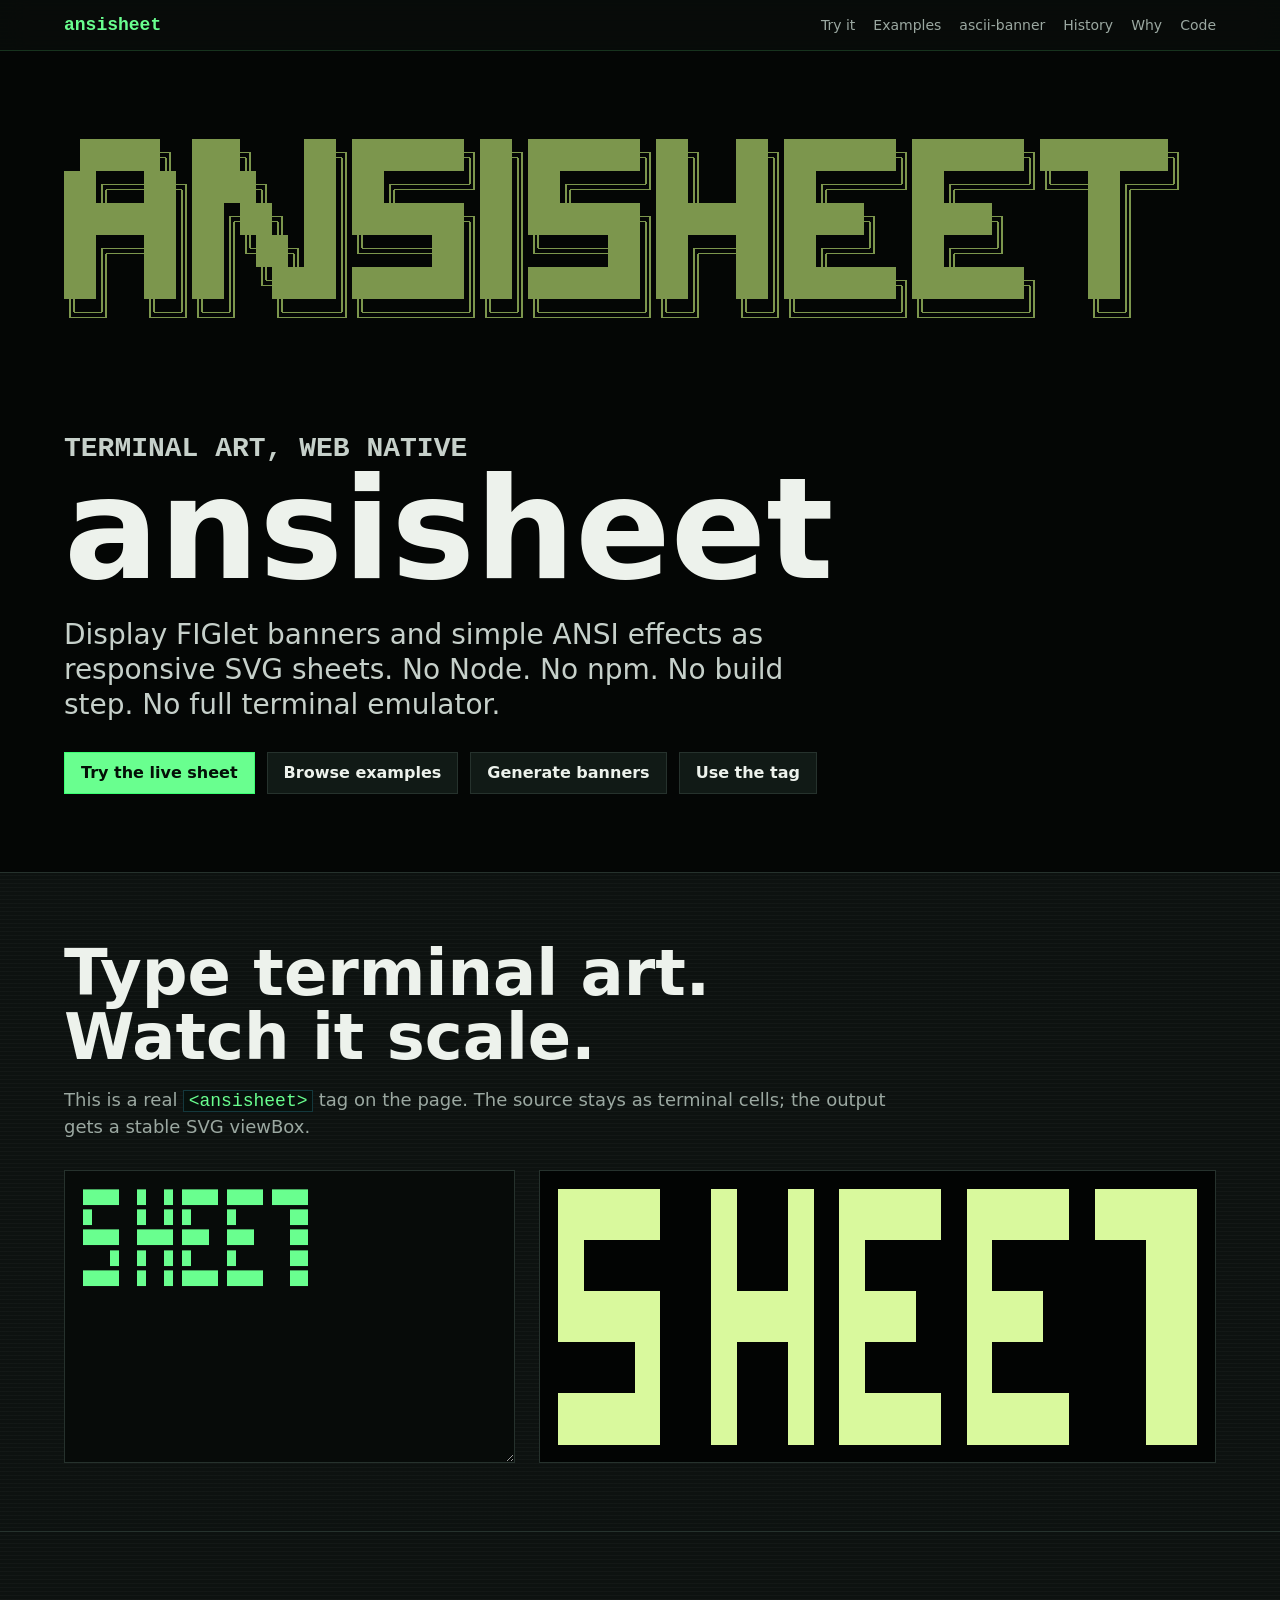
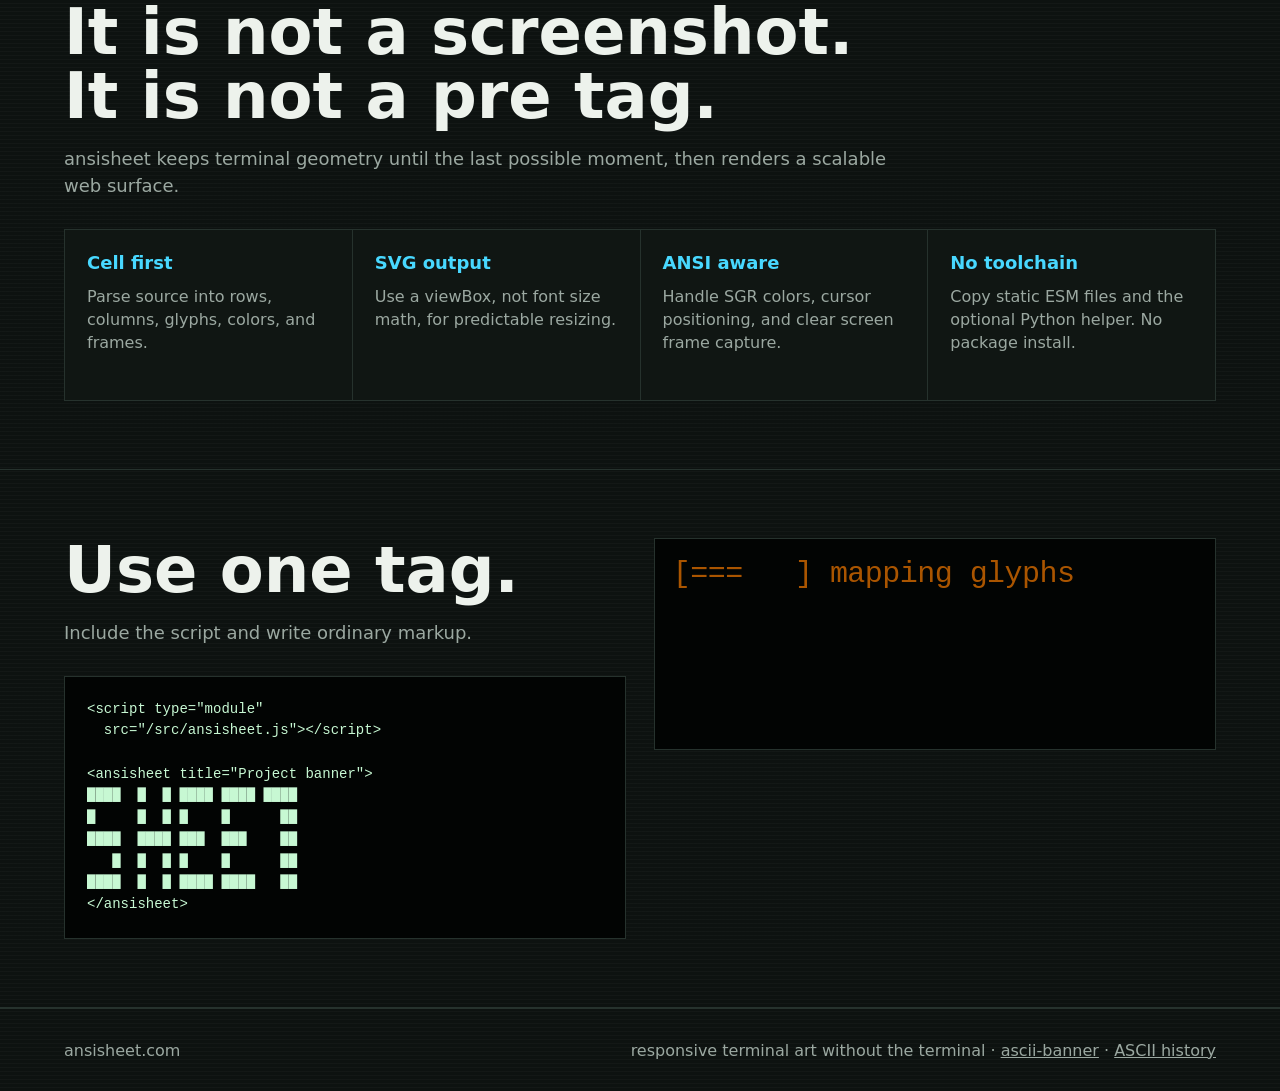
<file: index.html>
<!doctype html>
<html lang="en">
  <head>
    <meta charset="utf-8">
    <meta name="viewport" content="width=device-width, initial-scale=1">
    <title>ansisheet</title>
    <meta
      name="description"
      content="Responsive FIGlet and ANSI art rendering for modern websites. No Node, no npm, no build step."
    >
    <link rel="stylesheet" href="./src/ansisheet-fallback.css">
    <script type="module" src="./src/ansisheet.js"></script>
    <style>
      :root {
        color-scheme: dark;
        --ink: #edf2ec;
        --muted: #9ba8a1;
        --line: #26322d;
        --panel: #101613;
        --void: #030504;
        --green: #69ff8f;
        --cyan: #48d8ff;
        --magenta: #ff4fd8;
        --amber: #ffd35a;
        font-family: Inter, ui-sans-serif, system-ui, -apple-system, BlinkMacSystemFont, "Segoe UI", sans-serif;
        background: var(--void);
        color: var(--ink);
      }

      * {
        box-sizing: border-box;
      }

      body {
        margin: 0;
        min-height: 100vh;
        background:
          repeating-linear-gradient(0deg, rgba(255,255,255,0.025), rgba(255,255,255,0.025) 1px, transparent 1px, transparent 4px),
          #0d1210;
      }

      a {
        color: inherit;
      }

      header {
        position: sticky;
        top: 0;
        z-index: 20;
        display: flex;
        align-items: center;
        justify-content: space-between;
        gap: 24px;
        padding: 16px max(22px, 5vw);
        border-bottom: 1px solid rgba(105, 255, 143, 0.16);
        background: rgba(7, 11, 9, 0.86);
        backdrop-filter: blur(14px);
      }

      .brand {
        font: 800 18px/1 ui-monospace, SFMono-Regular, Menlo, Monaco, Consolas, monospace;
        color: var(--green);
        text-decoration: none;
      }

      nav {
        display: flex;
        gap: 18px;
        color: var(--muted);
        font-size: 14px;
      }

      nav a {
        text-decoration: none;
      }

      .hero {
        position: relative;
        min-height: clamp(600px, 82svh, 820px);
        overflow: hidden;
        display: grid;
        align-content: center;
        gap: clamp(34px, 6vw, 76px);
        padding: clamp(54px, 7vw, 88px) max(22px, 5vw) clamp(48px, 7vw, 78px);
        border-bottom: 1px solid var(--line);
        background: #040605;
      }

      .hero-art {
        position: relative;
        z-index: 1;
        width: min(1120px, 100%);
        opacity: 0.58;
        filter: saturate(1.35);
        pointer-events: none;
      }

      .hero-art ansisheet {
        --ansisheet-bg: transparent;
      }

      .hero-copy {
        position: relative;
        z-index: 2;
        max-width: 980px;
      }

      .kicker {
        margin: 0 0 18px;
        color: var(--amber);
        font: 700 13px/1 ui-monospace, SFMono-Regular, Menlo, Monaco, Consolas, monospace;
        text-transform: uppercase;
      }

      h1 {
        margin: 0;
        max-width: 980px;
        font-size: clamp(54px, 11vw, 156px);
        line-height: 0.9;
        letter-spacing: 0;
      }

      .hero p {
        margin: 24px 0 0;
        max-width: 780px;
        color: #c6d0ca;
        font-size: clamp(18px, 2.2vw, 28px);
        line-height: 1.25;
      }

      .actions {
        display: flex;
        flex-wrap: wrap;
        gap: 12px;
        margin-top: 30px;
      }

      .button {
        display: inline-flex;
        align-items: center;
        min-height: 42px;
        padding: 0 16px;
        border: 1px solid var(--line);
        background: #111a16;
        color: var(--ink);
        text-decoration: none;
        font-weight: 700;
      }

      .button.primary {
        border-color: #3bff73;
        color: #041007;
        background: var(--green);
      }

      section {
        padding: 68px max(22px, 5vw);
      }

      .band {
        border-bottom: 1px solid var(--line);
      }

      .section-head {
        max-width: 860px;
        margin-bottom: 30px;
      }

      h2 {
        margin: 0;
        font-size: clamp(32px, 5vw, 72px);
        line-height: 1;
        letter-spacing: 0;
      }

      .section-head p {
        margin: 18px 0 0;
        color: var(--muted);
        font-size: 18px;
        line-height: 1.45;
      }

      code {
        font-family: ui-monospace, SFMono-Regular, Menlo, Monaco, Consolas, monospace;
      }

      p code {
        padding: 0 0.25em;
        border: 1px solid rgba(72, 216, 255, 0.2);
        background: #07100c;
        color: var(--green);
      }

      .lab {
        display: grid;
        grid-template-columns: minmax(280px, 0.8fr) minmax(320px, 1.2fr);
        gap: 24px;
        align-items: stretch;
        inline-size: 100%;
        max-inline-size: 100%;
      }

      .lab > *,
      .codeband > *,
      .features > * {
        min-inline-size: 0;
      }

      textarea {
        width: 100%;
        min-inline-size: 0;
        min-height: 280px;
        resize: vertical;
        border: 1px solid var(--line);
        border-radius: 0;
        background: #070b09;
        color: var(--green);
        padding: 18px;
        font: 15px/1.35 ui-monospace, SFMono-Regular, Menlo, Monaco, Consolas, monospace;
      }

      .preview {
        border: 1px solid var(--line);
        background: #020403;
        min-height: 280px;
        display: grid;
        align-items: center;
        overflow: hidden;
      }

      .preview ansisheet {
        --ansisheet-bg: transparent;
        --ansisheet-padding: 18px;
      }

      .features {
        display: grid;
        grid-template-columns: repeat(4, minmax(0, 1fr));
        gap: 1px;
        background: var(--line);
        border: 1px solid var(--line);
      }

      .feature {
        background: var(--panel);
        padding: 22px;
        min-height: 170px;
      }

      .feature strong {
        display: block;
        margin-bottom: 12px;
        color: var(--cyan);
        font-size: 18px;
      }

      .feature p {
        margin: 0;
        color: var(--muted);
        line-height: 1.45;
      }

      .codeband {
        display: grid;
        grid-template-columns: minmax(0, 1fr) minmax(0, 1fr);
        gap: 28px;
        align-items: start;
        inline-size: 100%;
        max-inline-size: 100%;
      }

      pre {
        overflow: auto;
        max-inline-size: 100%;
        margin: 0;
        border: 1px solid var(--line);
        background: #020403;
        color: #c7f8d3;
        padding: 22px;
        font: 14px/1.55 ui-monospace, SFMono-Regular, Menlo, Monaco, Consolas, monospace;
      }

      .motion {
        border: 1px solid var(--line);
        background: #020403;
        padding: 18px;
        overflow: hidden;
      }

      .motion ansisheet {
        --ansisheet-bg: transparent;
      }

      footer {
        display: flex;
        flex-wrap: wrap;
        justify-content: space-between;
        gap: 18px;
        padding: 32px max(22px, 5vw);
        color: var(--muted);
        border-top: 1px solid var(--line);
      }

      @media (max-width: 860px) {
        nav {
          display: none;
        }

        .lab,
        .codeband {
          grid-template-columns: 1fr;
        }

        .features {
          grid-template-columns: 1fr;
        }

        .hero {
          min-height: auto;
          align-content: start;
        }

        .hero-art {
          opacity: 0.45;
        }
      }

      @media (min-width: 861px) and (max-width: 1120px) {
        .features {
          grid-template-columns: repeat(2, minmax(0, 1fr));
        }
      }
    </style>
  </head>
  <body>
    <header>
      <a class="brand" href="/">ansisheet</a>
      <nav aria-label="Primary">
        <a href="#try">Try it</a>
        <a href="/examples/">Examples</a>
        <a href="https://ascii-banner.com">ascii-banner</a>
        <a href="https://asciihistory.com">History</a>
        <a href="#why">Why</a>
        <a href="#code">Code</a>
      </nav>
    </header>

    <main>
      <section class="hero">
        <div class="hero-art" aria-hidden="true">
          <ansisheet cellwidth="10" cellheight="20"> █████╗ ███╗   ██╗███████╗██╗███████╗██╗  ██╗███████╗███████╗████████╗
██╔══██╗████╗  ██║██╔════╝██║██╔════╝██║  ██║██╔════╝██╔════╝╚══██╔══╝
███████║██╔██╗ ██║███████╗██║███████╗███████║█████╗  █████╗     ██║
██╔══██║██║╚██╗██║╚════██║██║╚════██║██╔══██║██╔══╝  ██╔══╝     ██║
██║  ██║██║ ╚████║███████║██║███████║██║  ██║███████╗███████╗   ██║
╚═╝  ╚═╝╚═╝  ╚═══╝╚══════╝╚═╝╚══════╝╚═╝  ╚═╝╚══════╝╚══════╝   ╚═╝</ansisheet>
        </div>
        <div class="hero-copy">
          <p class="kicker">terminal art, web native</p>
          <h1>ansisheet</h1>
          <p>
            Display FIGlet banners and simple ANSI effects as responsive SVG sheets.
            No Node. No npm. No build step. No full terminal emulator.
          </p>
          <div class="actions">
            <a class="button primary" href="#try">Try the live sheet</a>
            <a class="button" href="/examples/">Browse examples</a>
            <a class="button" href="https://ascii-banner.com">Generate banners</a>
            <a class="button" href="#code">Use the tag</a>
          </div>
        </div>
      </section>

      <section class="band" id="try">
        <div class="section-head">
          <h2>Type terminal art. Watch it scale.</h2>
          <p>
            This is a real <code>&lt;ansisheet&gt;</code> tag on the page. The
            source stays as terminal cells; the output gets a stable SVG viewBox.
          </p>
        </div>
        <div class="lab">
          <textarea id="source" spellcheck="false">████  █  █ ████ ████ ████
█     █  █ █    █      ██
████  ████ ███  ███    ██
   █  █  █ █    █      ██
████  █  █ ████ ████   ██</textarea>
          <div class="preview">
            <ansisheet id="live" title="Live ansisheet preview"></ansisheet>
          </div>
        </div>
      </section>

      <section class="band" id="why">
        <div class="section-head">
          <h2>It is not a screenshot. It is not a pre tag.</h2>
          <p>
            ansisheet keeps terminal geometry until the last possible moment,
            then renders a scalable web surface.
          </p>
        </div>
        <div class="features">
          <div class="feature">
            <strong>Cell first</strong>
            <p>Parse source into rows, columns, glyphs, colors, and frames.</p>
          </div>
          <div class="feature">
            <strong>SVG output</strong>
            <p>Use a viewBox, not font size math, for predictable resizing.</p>
          </div>
          <div class="feature">
            <strong>ANSI aware</strong>
            <p>Handle SGR colors, cursor positioning, and clear screen frame capture.</p>
          </div>
          <div class="feature">
            <strong>No toolchain</strong>
            <p>Copy static ESM files and the optional Python helper. No package install.</p>
          </div>
        </div>
      </section>

      <section class="band" id="code">
        <div class="codeband">
          <div>
            <div class="section-head">
              <h2>Use one tag.</h2>
              <p>Include the script and write ordinary markup.</p>
            </div>
            <pre><code>&lt;script type="module"
  src="/src/ansisheet.js"&gt;&lt;/script&gt;

&lt;ansisheet title="Project banner"&gt;
████  █  █ ████ ████ ████
█     █  █ █    █      ██
████  ████ ███  ███    ██
   █  █  █ █    █      ██
████  █  █ ████ ████   ██
&lt;/ansisheet&gt;</code></pre>
          </div>
          <div class="motion">
            <ansisheet id="motion" cols="30" rows="5" autoplay fps="3"></ansisheet>
          </div>
        </div>
      </section>
    </main>

    <footer>
      <span>ansisheet.com</span>
      <span>
        responsive terminal art without the terminal ·
        <a href="https://ascii-banner.com">ascii-banner</a> ·
        <a href="https://asciihistory.com">ASCII history</a>
      </span>
    </footer>

    <script type="module">
      import { upgradeAnsisheet } from "./src/ansisheet.js";

      const source = document.querySelector("#source");
      const live = upgradeAnsisheet(document.querySelector("#live"));
      const update = () => {
        live.setText(source.value);
      };
      source.addEventListener("input", update);
      update();

      document.querySelector("#motion").setAttribute(
        "text",
        [
          "\x1b[32m[=     ] loading cells\x1b[0m",
          "\x1b[2J\x1b[33m[===   ] mapping glyphs\x1b[0m",
          "\x1b[2J\x1b[35m[===== ] drawing svg\x1b[0m",
          "\x1b[2J\x1b[32m[======] sheet ready\x1b[0m",
        ].join("")
      );
    </script>
  </body>
</html>
</file>
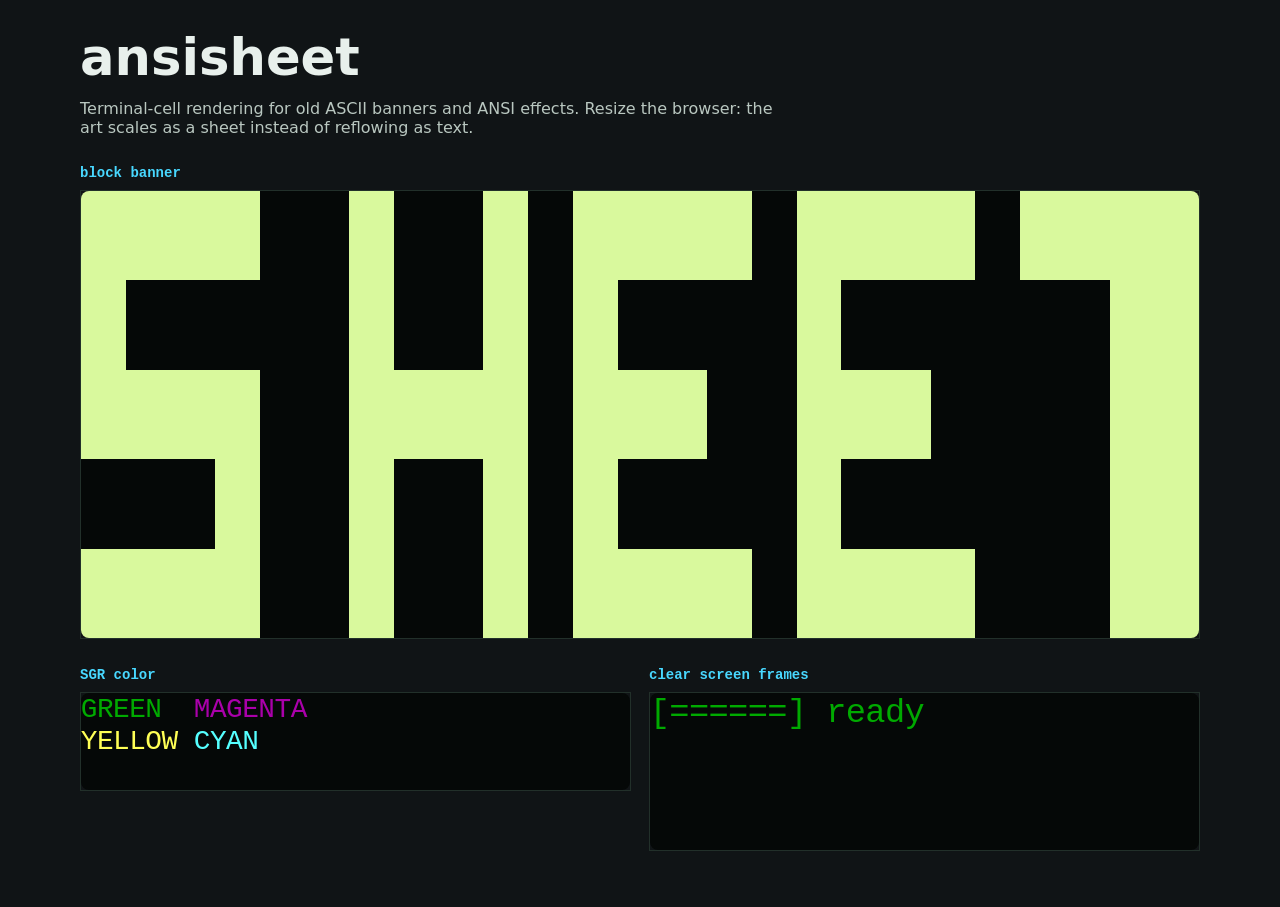
<file: demo/index.html>
<!doctype html>
<html lang="en">
  <head>
    <meta charset="utf-8">
    <meta name="viewport" content="width=device-width, initial-scale=1">
    <title>ansisheet demo</title>
    <link rel="stylesheet" href="../src/ansisheet-fallback.css">
    <script type="module" src="../src/ansisheet.js"></script>
    <style>
      :root {
        color-scheme: dark;
        font-family: Inter, ui-sans-serif, system-ui, -apple-system, BlinkMacSystemFont, "Segoe UI", sans-serif;
        background: #101416;
        color: #e8f0ec;
      }

      body {
        margin: 0;
        min-height: 100vh;
      }

      main {
        width: min(1120px, calc(100vw - 32px));
        margin: 0 auto;
        padding: 32px 0 56px;
      }

      h1 {
        margin: 0 0 8px;
        font-size: clamp(28px, 4vw, 52px);
        line-height: 1;
      }

      p {
        max-width: 720px;
        color: #b9c7c0;
      }

      section {
        margin-top: 28px;
      }

      ansisheet {
        --ansisheet-bg: #020403;
        --ansisheet-padding: 18px;
        --ansisheet-radius: 6px;
        border: 1px solid #22302a;
        align-self: start;
      }

      .grid {
        display: grid;
        grid-template-columns: repeat(auto-fit, minmax(min(100%, 360px), 1fr));
        gap: 18px;
        align-items: start;
      }

      .sample-title {
        margin: 0 0 8px;
        color: #48d8ff;
        font: 700 14px/1.2 ui-monospace, SFMono-Regular, Menlo, Monaco, Consolas, monospace;
      }
    </style>
  </head>
  <body>
    <main>
      <h1>ansisheet</h1>
      <p>
        Terminal-cell rendering for old ASCII banners and ANSI effects. Resize
        the browser: the art scales as a sheet instead of reflowing as text.
      </p>

      <section>
        <p class="sample-title">block banner</p>
        <ansisheet id="banner" title="ansisheet banner">████  █  █ ████ ████ ████
█     █  █ █    █      ██
████  ████ ███  ███    ██
   █  █  █ █    █      ██
████  █  █ ████ ████   ██</ansisheet>
      </section>

      <section class="grid">
        <div>
          <p class="sample-title">SGR color</p>
          <ansisheet id="colors" title="ANSI color sample" cols="34" rows="3"></ansisheet>
        </div>
        <div>
          <p class="sample-title">clear screen frames</p>
          <ansisheet id="anim" title="Clear screen ANSI animation" cols="28" rows="4" autoplay fps="3"></ansisheet>
        </div>
      </section>
    </main>

    <script type="module">
      document.querySelector("#colors").setAttribute(
        "text",
        "\x1b[32mGREEN\x1b[0m  \x1b[35mMAGENTA\x1b[0m\n\x1b[93mYELLOW\x1b[0m \x1b[96mCYAN\x1b[0m"
      );

      document.querySelector("#anim").setAttribute(
        "text",
        [
          "\x1b[32m[=     ] loading\x1b[0m",
          "\x1b[2J\x1b[33m[===   ] loading\x1b[0m",
          "\x1b[2J\x1b[35m[===== ] loading\x1b[0m",
          "\x1b[2J\x1b[32m[======] ready\x1b[0m",
        ].join("")
      );
    </script>
  </body>
</html>
</file>
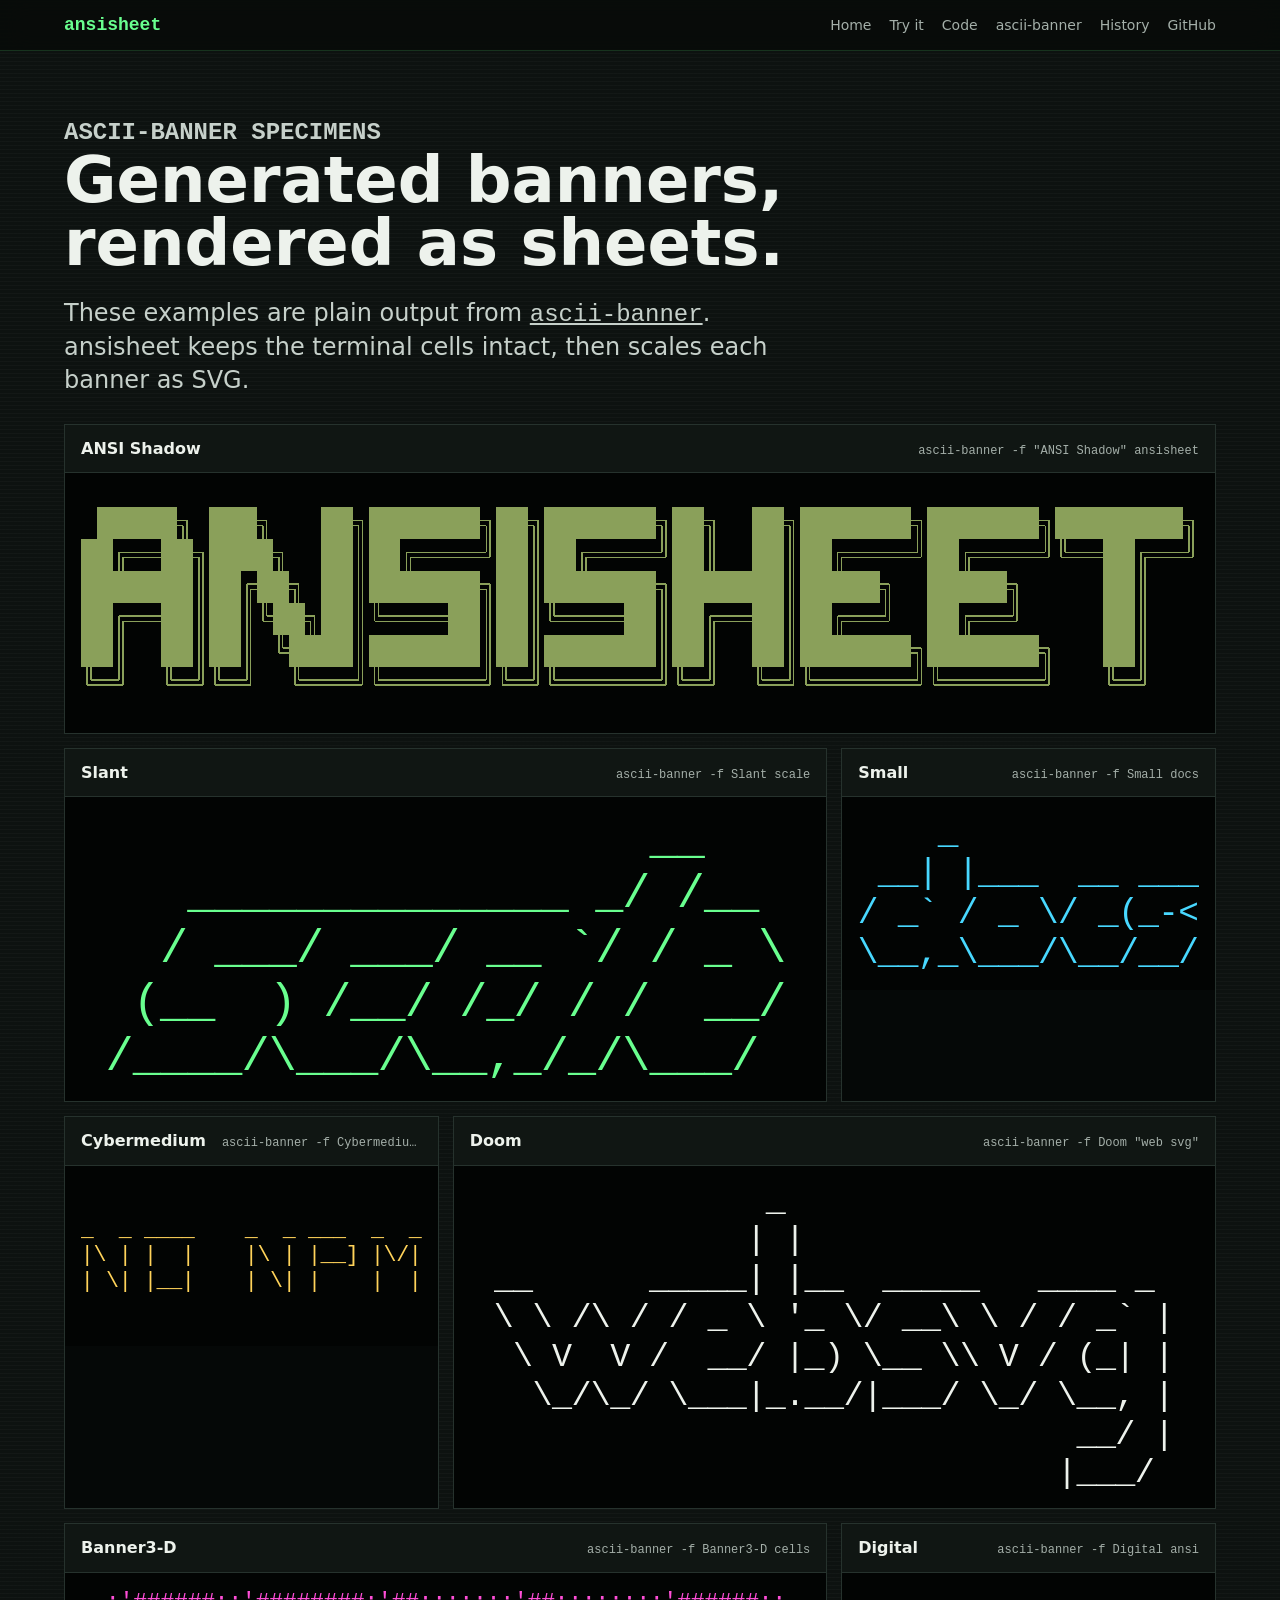
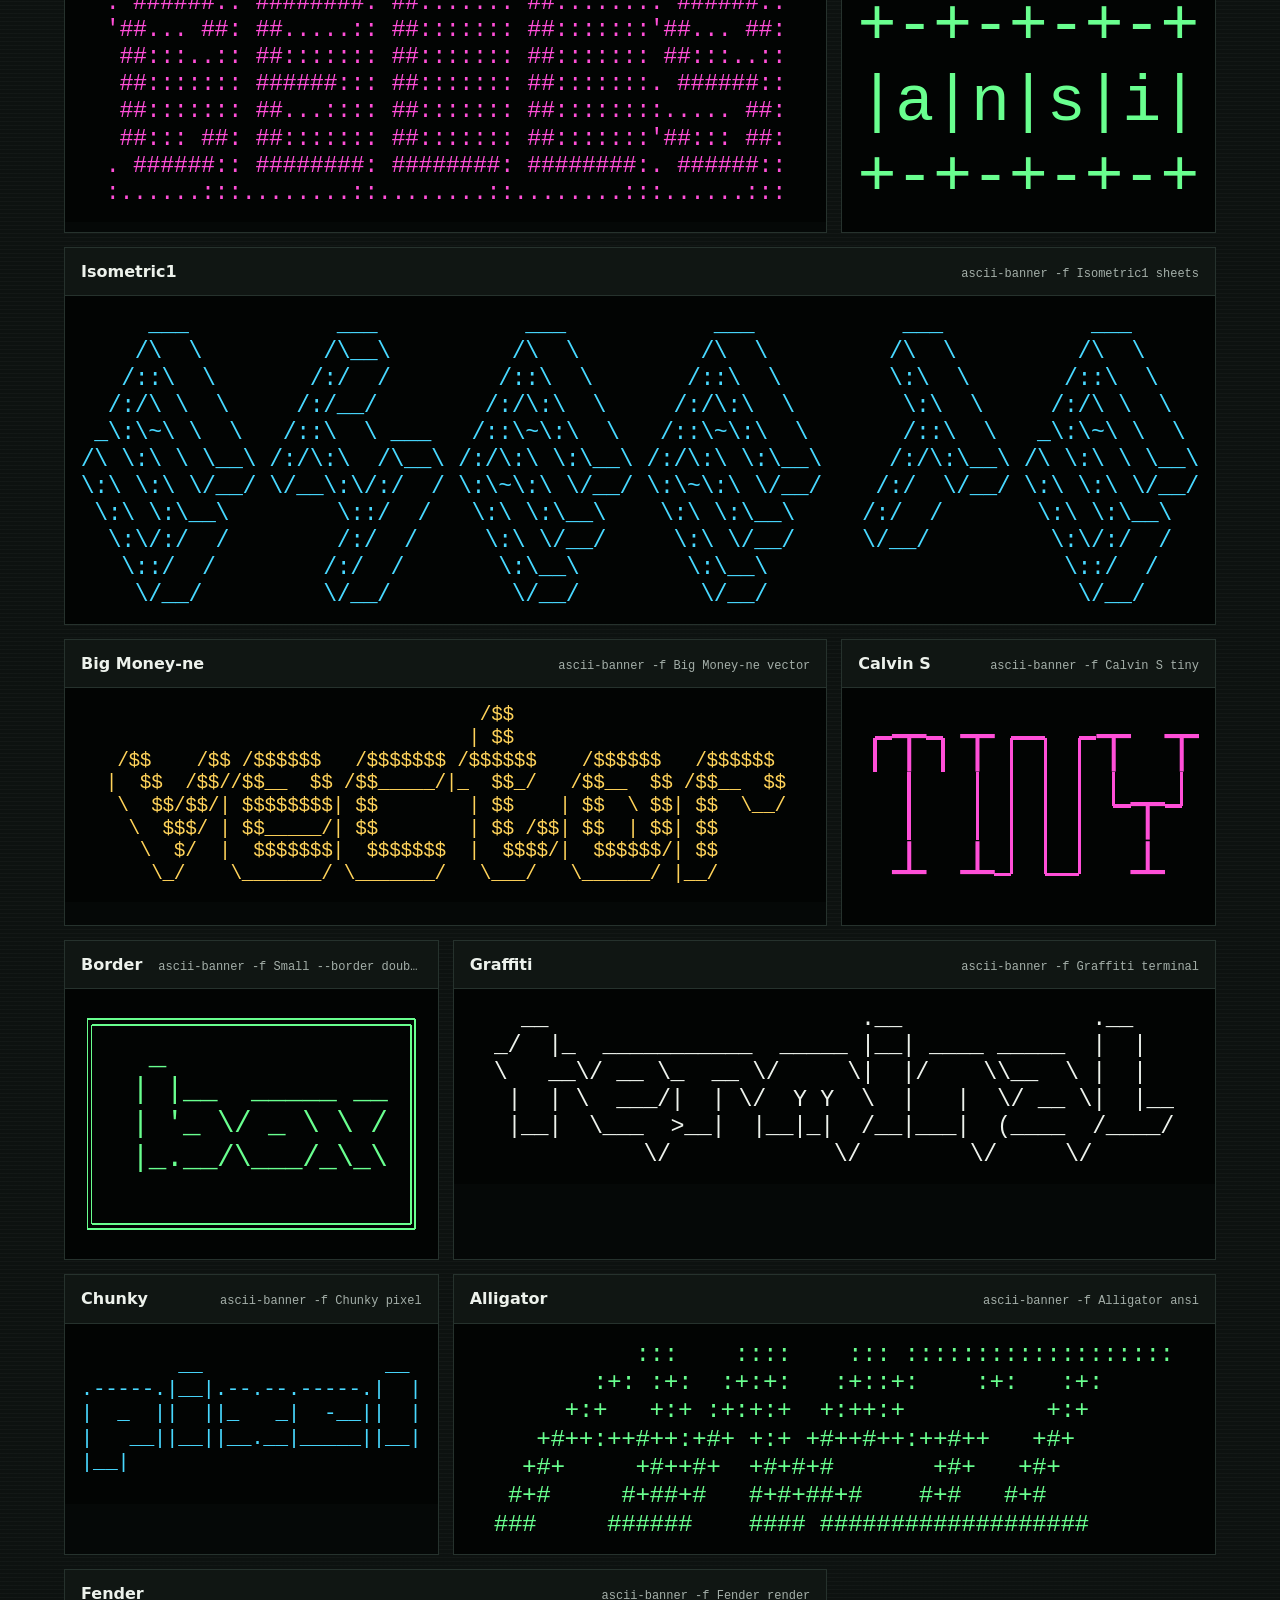
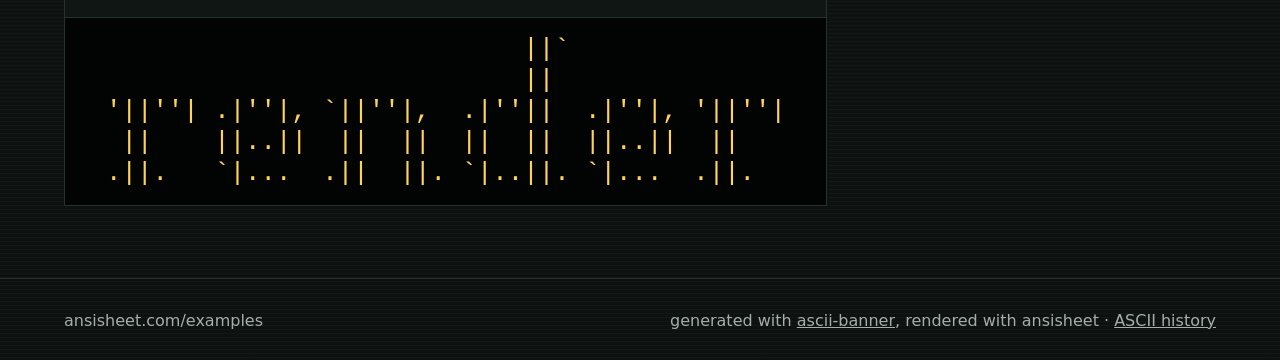
<file: examples/index.html>
<!doctype html>
<html lang="en">
  <head>
    <meta charset="utf-8">
    <meta name="viewport" content="width=device-width, initial-scale=1">
    <title>ansisheet examples</title>
    <meta
      name="description"
      content="Responsive FIGlet and ASCII banner examples rendered with ansisheet."
    >
    <link rel="stylesheet" href="../src/ansisheet-fallback.css">
    <script type="module" src="../src/ansisheet.js"></script>
    <style>
      :root {
        color-scheme: dark;
        --ink: #edf2ec;
        --muted: #a4afa9;
        --line: #26322d;
        --panel: #101613;
        --void: #030504;
        --green: #69ff8f;
        --cyan: #48d8ff;
        --magenta: #ff4fd8;
        --amber: #ffd35a;
        font-family: Inter, ui-sans-serif, system-ui, -apple-system, BlinkMacSystemFont, "Segoe UI", sans-serif;
        background: var(--void);
        color: var(--ink);
      }

      * {
        box-sizing: border-box;
      }

      body {
        margin: 0;
        min-height: 100vh;
        background:
          repeating-linear-gradient(0deg, rgba(255,255,255,0.025), rgba(255,255,255,0.025) 1px, transparent 1px, transparent 4px),
          #0d1210;
      }

      a {
        color: inherit;
      }

      header {
        position: sticky;
        top: 0;
        z-index: 20;
        display: flex;
        align-items: center;
        justify-content: space-between;
        gap: 24px;
        padding: 16px max(22px, 5vw);
        border-bottom: 1px solid rgba(105, 255, 143, 0.16);
        background: rgba(7, 11, 9, 0.86);
        backdrop-filter: blur(14px);
      }

      .brand {
        font: 800 18px/1 ui-monospace, SFMono-Regular, Menlo, Monaco, Consolas, monospace;
        color: var(--green);
        text-decoration: none;
      }

      nav {
        display: flex;
        gap: 18px;
        color: var(--muted);
        font-size: 14px;
      }

      nav a {
        text-decoration: none;
      }

      main {
        padding: 44px max(22px, 5vw) 72px;
      }

      .intro {
        max-width: 980px;
        margin-bottom: 28px;
      }

      .kicker {
        margin: 0 0 14px;
        color: var(--amber);
        font: 700 13px/1 ui-monospace, SFMono-Regular, Menlo, Monaco, Consolas, monospace;
        text-transform: uppercase;
      }

      h1 {
        margin: 0;
        font-size: clamp(40px, 5vw, 72px);
        line-height: 0.98;
        letter-spacing: 0;
      }

      .intro p {
        margin: 22px 0 0;
        max-width: 760px;
        color: #c6d0ca;
        font-size: clamp(18px, 2vw, 24px);
        line-height: 1.35;
      }

      code {
        font-family: ui-monospace, SFMono-Regular, Menlo, Monaco, Consolas, monospace;
      }

      .gallery {
        display: grid;
        grid-template-columns: repeat(12, minmax(0, 1fr));
        gap: 14px;
      }

      .example {
        grid-column: span 4;
        min-inline-size: 0;
        border: 1px solid var(--line);
        background: #050807;
      }

      .example.wide {
        grid-column: span 8;
      }

      .example.full {
        grid-column: 1 / -1;
      }

      .example-head {
        display: flex;
        align-items: baseline;
        justify-content: space-between;
        gap: 16px;
        padding: 14px 16px;
        border-bottom: 1px solid var(--line);
        background: var(--panel);
      }

      .example h2 {
        margin: 0;
        font-size: 16px;
        line-height: 1.2;
        letter-spacing: 0;
      }

      .example code {
        min-width: 0;
        overflow: hidden;
        color: var(--muted);
        font-size: 12px;
        text-overflow: ellipsis;
        white-space: nowrap;
      }

      .sheet {
        display: grid;
        min-block-size: 180px;
        align-items: center;
        overflow: hidden;
        padding: 16px;
        background: #020403;
      }

      .sheet.tall {
        min-block-size: 260px;
      }

      .sheet ansisheet {
        --ansisheet-bg: transparent;
      }

      .example.full .sheet ansisheet {
        inline-size: 100%;
      }

      .example:not(.full) .sheet ansisheet {
        inline-size: min(100%, 680px);
        margin-inline: auto;
      }

      .example:not(.wide):not(.full) .sheet ansisheet {
        inline-size: min(100%, 420px);
      }

      footer {
        display: flex;
        flex-wrap: wrap;
        justify-content: space-between;
        gap: 18px;
        padding: 32px max(22px, 5vw);
        color: var(--muted);
        border-top: 1px solid var(--line);
      }

      @media (max-width: 960px) {
        nav {
          display: none;
        }

        .example,
        .example.wide {
          grid-column: span 6;
        }
      }

      @media (max-width: 640px) {
        main {
          padding-top: 38px;
        }

        .gallery {
          grid-template-columns: 1fr;
        }

        .example,
        .example.wide,
        .example.full {
          grid-column: 1;
        }

        .example-head {
          display: block;
        }

        .example code {
          display: block;
          margin-top: 8px;
        }
      }
    </style>
  </head>
  <body>
    <header>
      <a class="brand" href="/">ansisheet</a>
      <nav aria-label="Primary">
        <a href="/">Home</a>
        <a href="/#try">Try it</a>
        <a href="/#code">Code</a>
        <a href="https://ascii-banner.com">ascii-banner</a>
        <a href="https://asciihistory.com">History</a>
        <a href="https://github.com/nvk/ansisheet">GitHub</a>
      </nav>
    </header>

    <main>
      <section class="intro">
        <p class="kicker">ascii-banner specimens</p>
        <h1>Generated banners, rendered as sheets.</h1>
        <p>
          These examples are plain output from
          <a href="https://ascii-banner.com"><code>ascii-banner</code></a>.
          ansisheet keeps the terminal cells intact, then scales each banner as SVG.
        </p>
      </section>

      <section class="gallery" aria-label="ascii-banner examples">
        <article class="example full">
          <div class="example-head">
            <h2>ANSI Shadow</h2>
            <code>ascii-banner -f "ANSI Shadow" ansisheet</code>
          </div>
          <div class="sheet tall">
            <ansisheet color="#8aa05a" title="ANSI Shadow ansisheet banner"> █████╗ ███╗   ██╗███████╗██╗███████╗██╗  ██╗███████╗███████╗████████╗
██╔══██╗████╗  ██║██╔════╝██║██╔════╝██║  ██║██╔════╝██╔════╝╚══██╔══╝
███████║██╔██╗ ██║███████╗██║███████╗███████║█████╗  █████╗     ██║
██╔══██║██║╚██╗██║╚════██║██║╚════██║██╔══██║██╔══╝  ██╔══╝     ██║
██║  ██║██║ ╚████║███████║██║███████║██║  ██║███████╗███████╗   ██║
╚═╝  ╚═╝╚═╝  ╚═══╝╚══════╝╚═╝╚══════╝╚═╝  ╚═╝╚══════╝╚══════╝   ╚═╝</ansisheet>
          </div>
        </article>

        <article class="example wide">
          <div class="example-head">
            <h2>Slant</h2>
            <code>ascii-banner -f Slant scale</code>
          </div>
          <div class="sheet">
            <ansisheet color="#69ff8f" title="Slant scale banner">                    __
   ______________ _/ /__
  / ___/ ___/ __ `/ / _ \
 (__  ) /__/ /_/ / /  __/
/____/\___/\__,_/_/\___/</ansisheet>
          </div>
        </article>

        <article class="example">
          <div class="example-head">
            <h2>Small</h2>
            <code>ascii-banner -f Small docs</code>
          </div>
          <div class="sheet">
            <ansisheet color="#48d8ff" title="Small docs banner">     _
  __| |___  __ ___
 / _` / _ \/ _(_-<
 \__,_\___/\__/__/</ansisheet>
          </div>
        </article>

        <article class="example">
          <div class="example-head">
            <h2>Cybermedium</h2>
            <code>ascii-banner -f Cybermedium "no npm"</code>
          </div>
          <div class="sheet">
            <ansisheet color="#ffd35a" title="Cybermedium no npm banner">_  _ ____    _  _ ___  _  _
|\ | |  |    |\ | |__] |\/|
| \| |__|    | \| |    |  |</ansisheet>
          </div>
        </article>

        <article class="example wide">
          <div class="example-head">
            <h2>Doom</h2>
            <code>ascii-banner -f Doom "web svg"</code>
          </div>
          <div class="sheet">
            <ansisheet color="#edf2ec" title="Doom web svg banner">              _
             | |
__      _____| |__  _____   ____ _
\ \ /\ / / _ \ '_ \/ __\ \ / / _` |
 \ V  V /  __/ |_) \__ \\ V / (_| |
  \_/\_/ \___|_.__/|___/ \_/ \__, |
                              __/ |
                             |___/</ansisheet>
          </div>
        </article>

        <article class="example wide">
          <div class="example-head">
            <h2>Banner3-D</h2>
            <code>ascii-banner -f Banner3-D cells</code>
          </div>
          <div class="sheet">
            <ansisheet color="#ff4fd8" title="Banner3-D cells banner">:'######::'########:'##:::::::'##::::::::'######::
'##... ##: ##.....:: ##::::::: ##:::::::'##... ##:
 ##:::..:: ##::::::: ##::::::: ##::::::: ##:::..::
 ##::::::: ######::: ##::::::: ##:::::::. ######::
 ##::::::: ##...:::: ##::::::: ##::::::::..... ##:
 ##::: ##: ##::::::: ##::::::: ##:::::::'##::: ##:
. ######:: ########: ########: ########:. ######::
:......:::........::........::........:::......:::</ansisheet>
          </div>
        </article>

        <article class="example">
          <div class="example-head">
            <h2>Digital</h2>
            <code>ascii-banner -f Digital ansi</code>
          </div>
          <div class="sheet">
            <ansisheet color="#69ff8f" title="Digital ansi banner">+-+-+-+-+
|a|n|s|i|
+-+-+-+-+</ansisheet>
          </div>
        </article>

        <article class="example full">
          <div class="example-head">
            <h2>Isometric1</h2>
            <code>ascii-banner -f Isometric1 sheets</code>
          </div>
          <div class="sheet tall">
            <ansisheet color="#48d8ff" title="Isometric sheets banner">      ___           ___           ___           ___           ___           ___
     /\  \         /\__\         /\  \         /\  \         /\  \         /\  \
    /::\  \       /:/  /        /::\  \       /::\  \        \:\  \       /::\  \
   /:/\ \  \     /:/__/        /:/\:\  \     /:/\:\  \        \:\  \     /:/\ \  \
  _\:\~\ \  \   /::\  \ ___   /::\~\:\  \   /::\~\:\  \       /::\  \   _\:\~\ \  \
 /\ \:\ \ \__\ /:/\:\  /\__\ /:/\:\ \:\__\ /:/\:\ \:\__\     /:/\:\__\ /\ \:\ \ \__\
 \:\ \:\ \/__/ \/__\:\/:/  / \:\~\:\ \/__/ \:\~\:\ \/__/    /:/  \/__/ \:\ \:\ \/__/
  \:\ \:\__\        \::/  /   \:\ \:\__\    \:\ \:\__\     /:/  /       \:\ \:\__\
   \:\/:/  /        /:/  /     \:\ \/__/     \:\ \/__/     \/__/         \:\/:/  /
    \::/  /        /:/  /       \:\__\        \:\__\                      \::/  /
     \/__/         \/__/         \/__/         \/__/                       \/__/</ansisheet>
          </div>
        </article>

        <article class="example wide">
          <div class="example-head">
            <h2>Big Money-ne</h2>
            <code>ascii-banner -f Big Money-ne vector</code>
          </div>
          <div class="sheet">
            <ansisheet color="#ffd35a" title="Big Money vector banner">                                 /$$
                                | $$
 /$$    /$$ /$$$$$$   /$$$$$$$ /$$$$$$    /$$$$$$   /$$$$$$
|  $$  /$$//$$__  $$ /$$_____/|_  $$_/   /$$__  $$ /$$__  $$
 \  $$/$$/| $$$$$$$$| $$        | $$    | $$  \ $$| $$  \__/
  \  $$$/ | $$_____/| $$        | $$ /$$| $$  | $$| $$
   \  $/  |  $$$$$$$|  $$$$$$$  |  $$$$/|  $$$$$$/| $$
    \_/    \_______/ \_______/   \___/   \______/ |__/</ansisheet>
          </div>
        </article>

        <article class="example">
          <div class="example-head">
            <h2>Calvin S</h2>
            <code>ascii-banner -f Calvin S tiny</code>
          </div>
          <div class="sheet">
            <ansisheet color="#ff4fd8" title="Calvin S tiny banner">┌┬┐┬┌┐┌┬ ┬
 │ ││││└┬┘
 ┴ ┴┘└┘ ┴</ansisheet>
          </div>
        </article>

        <article class="example">
          <div class="example-head">
            <h2>Border</h2>
            <code>ascii-banner -f Small --border double box</code>
          </div>
          <div class="sheet">
            <ansisheet color="#69ff8f" title="Double border box banner">╔══════════════════╗
║   _              ║
║  | |__  _____ __ ║
║  | '_ \/ _ \ \ / ║
║  |_.__/\___/_\_\ ║
║                  ║
╚══════════════════╝</ansisheet>
          </div>
        </article>

        <article class="example wide">
          <div class="example-head">
            <h2>Graffiti</h2>
            <code>ascii-banner -f Graffiti terminal</code>
          </div>
          <div class="sheet">
            <ansisheet color="#edf2ec" title="Graffiti terminal banner">  __                       .__              .__
_/  |_  ___________  _____ |__| ____ _____  |  |
\   __\/ __ \_  __ \/     \|  |/    \\__  \ |  |
 |  | \  ___/|  | \/  Y Y  \  |   |  \/ __ \|  |__
 |__|  \___  >__|  |__|_|  /__|___|  (____  /____/
           \/            \/        \/     \/</ansisheet>
          </div>
        </article>

        <article class="example">
          <div class="example-head">
            <h2>Chunky</h2>
            <code>ascii-banner -f Chunky pixel</code>
          </div>
          <div class="sheet">
            <ansisheet color="#48d8ff" title="Chunky pixel banner">        __               __
.-----.|__|.--.--.-----.|  |
|  _  ||  ||_   _|  -__||  |
|   __||__||__.__|_____||__|
|__|</ansisheet>
          </div>
        </article>

        <article class="example wide">
          <div class="example-head">
            <h2>Alligator</h2>
            <code>ascii-banner -f Alligator ansi</code>
          </div>
          <div class="sheet">
            <ansisheet color="#69ff8f" title="Alligator ansi banner">          :::    ::::    ::: :::::::::::::::::::
       :+: :+:  :+:+:   :+::+:    :+:   :+:
     +:+   +:+ :+:+:+  +:++:+          +:+
   +#++:++#++:+#+ +:+ +#++#++:++#++   +#+
  +#+     +#++#+  +#+#+#       +#+   +#+
 #+#     #+##+#   #+#+##+#    #+#   #+#
###     ######    #### ###################</ansisheet>
          </div>
        </article>

        <article class="example wide">
          <div class="example-head">
            <h2>Fender</h2>
            <code>ascii-banner -f Fender render</code>
          </div>
          <div class="sheet">
            <ansisheet color="#ffd35a" title="Fender render banner">                           ||`
                           ||
'||''| .|''|, `||''|,  .|''||  .|''|, '||''|
 ||    ||..||  ||  ||  ||  ||  ||..||  ||
.||.   `|...  .||  ||. `|..||. `|...  .||.</ansisheet>
          </div>
        </article>
      </section>
    </main>

    <footer>
      <span>ansisheet.com/examples</span>
      <span>
        generated with <a href="https://ascii-banner.com">ascii-banner</a>,
        rendered with ansisheet · <a href="https://asciihistory.com">ASCII history</a>
      </span>
    </footer>
  </body>
</html>
</file>
<file: src/ansisheet-fallback.css>
ansisheet {
  box-sizing: border-box;
  display: block;
  max-inline-size: 100%;
  overflow: auto;
  color: var(--ansisheet-fallback-color, currentColor);
  font: var(--ansisheet-fallback-font, 14px/1 ui-monospace, SFMono-Regular, Menlo, Monaco, Consolas, "Liberation Mono", "Courier New", monospace);
  white-space: pre;
}

html:not(.ansisheet-ready) ansisheet {
  padding: var(--ansisheet-padding, 0);
  border-radius: var(--ansisheet-radius, 0);
  background: var(--ansisheet-bg, transparent);
}

html.ansisheet-ready ansisheet {
  overflow: visible;
  white-space: normal;
}
</file>
